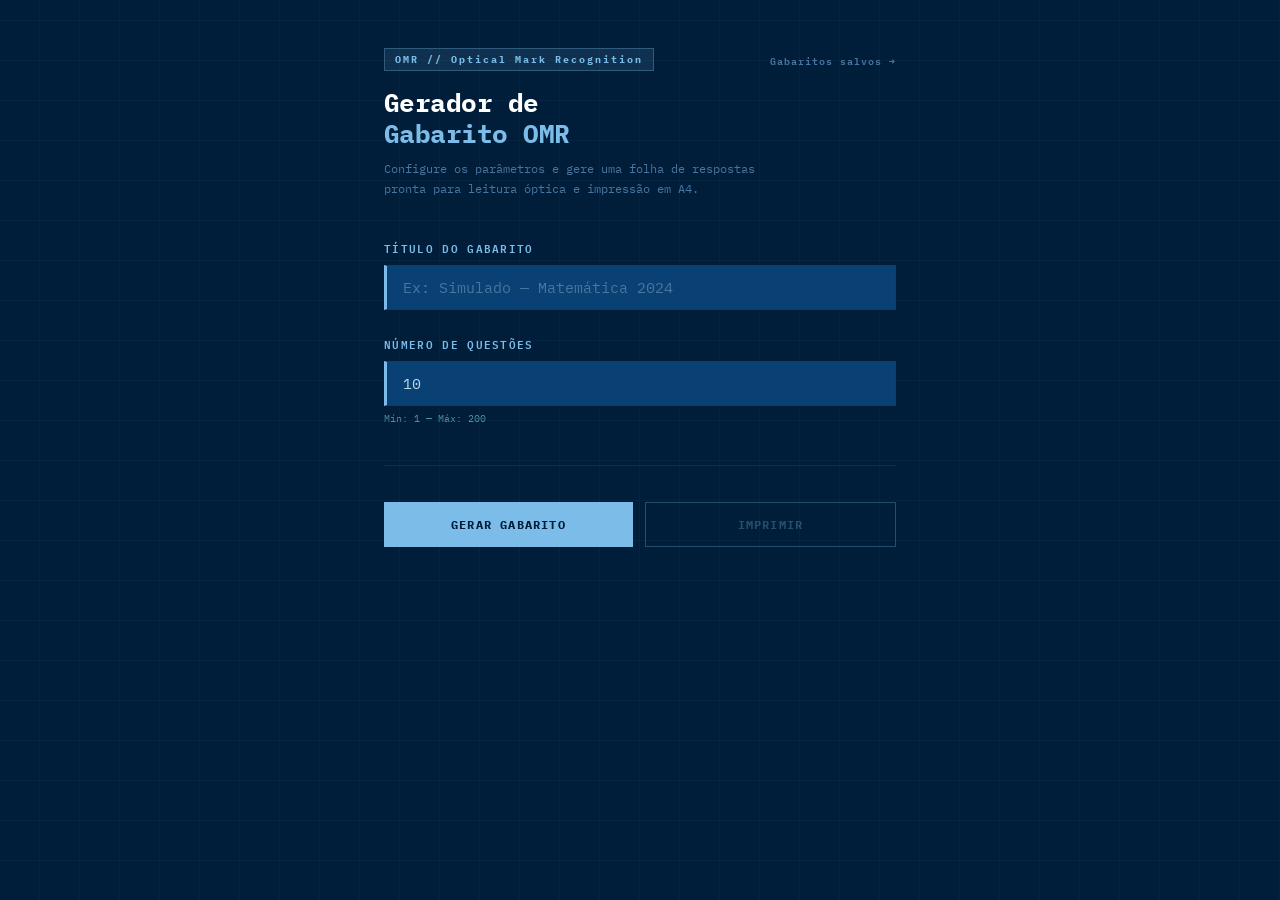
<file: index.html>
<!DOCTYPE html>
<html lang="pt-BR">
  <head>
    <meta charset="UTF-8" />
    <meta name="viewport" content="width=device-width, initial-scale=1.0" />
    <title>Gerador de Gabarito OMR</title>
    <link rel="preconnect" href="https://fonts.googleapis.com" />
    <link
      href="https://fonts.googleapis.com/css2?family=IBM+Plex+Mono:wght@400;500;600;700&display=swap"
      rel="stylesheet"
    />
    <link rel="stylesheet" href="style.css" />
  </head>
  <body>
    <!-- ═══════════════════════════════════════════════════════════ -->
    <!--  CONTROL PANEL                                             -->
    <!-- ═══════════════════════════════════════════════════════════ -->
    <div id="control-panel">
      <div class="panel-header">
        <div class="panel-header-top">
          <div class="badge">OMR // Optical Mark Recognition</div>
          <a href="gabaritos.html" class="nav-link">Gabaritos salvos →</a>
        </div>
        <h1>Gerador de<br /><span>Gabarito OMR</span></h1>
        <p>
          Configure os parâmetros e gere uma folha de respostas<br />pronta para
          leitura óptica e impressão em A4.
        </p>
      </div>

      <div class="field-group">
        <label for="input-title">Título do Gabarito</label>
        <input
          type="text"
          id="input-title"
          placeholder="Ex: Simulado — Matemática 2024"
          maxlength="80"
        />
      </div>

      <div class="field-group">
        <label for="input-questions">Número de Questões</label>
        <input
          type="number"
          id="input-questions"
          value="10"
          min="1"
          max="200"
        />
        <div class="field-hint">Mín: 1 — Máx: 200</div>
      </div>

      <hr class="divider" />

      <div class="btn-row">
        <button class="btn btn-primary" onclick="generateSheet()">
          Gerar Gabarito
        </button>
        <button
          class="btn btn-secondary"
          id="btn-print"
          onclick="window.print()"
          disabled
        >
          Imprimir
        </button>
      </div>

      <div id="answer-key-section" style="display: none">
        <hr class="divider" />
        <div class="ak-header">
          <span class="ak-title">Gabarito</span>
          <div class="ak-header-actions">
            <button class="btn-clear-key" onclick="clearAnswerKey()">
              Limpar tudo
            </button>
            <button class="btn-save-key" onclick="saveAnswerKey()">
              Salvar
            </button>
          </div>
        </div>
        <div id="ak-save-feedback" class="ak-save-feedback" hidden></div>
        <div id="answer-key-grid"></div>
      </div>
    </div>

    <!-- ═══════════════════════════════════════════════════════════ -->
    <!--  PREVIEW                                                   -->
    <!-- ═══════════════════════════════════════════════════════════ -->
    <div id="preview-wrapper">
      <div class="preview-label">▸ preview — folha A4 (794 × 1123 px)</div>
      <div id="omr-sheet"></div>
    </div>

    <!-- ═══════════════════════════════════════════════════════════ -->
    <!--  JAVASCRIPT                                                -->
    <!-- ═══════════════════════════════════════════════════════════ -->
    <script src="script.js"></script>
  </body>
</html>
</file>
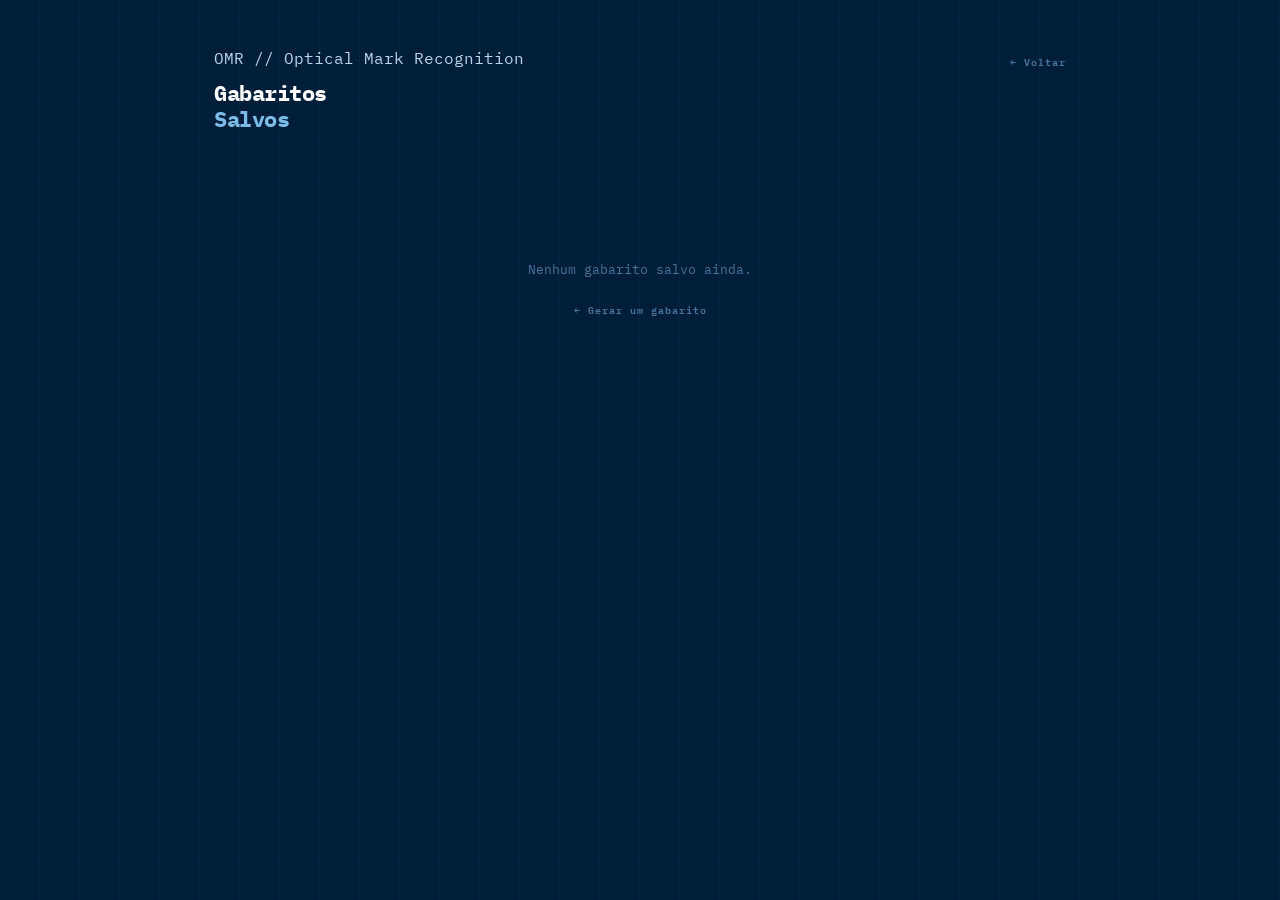
<file: gabaritos.html>
<!DOCTYPE html>
<html lang="pt-BR">
<head>
<meta charset="UTF-8">
<meta name="viewport" content="width=device-width, initial-scale=1.0">
<title>Gabaritos Salvos — OMR</title>
<link rel="preconnect" href="https://fonts.googleapis.com">
<link href="https://fonts.googleapis.com/css2?family=IBM+Plex+Mono:wght@400;500;600;700&display=swap" rel="stylesheet">
<link rel="stylesheet" href="style.css">
</head>
<body>

<div id="gabaritos-page">
  <div class="page-header">
    <div class="page-header-left">
      <div class="badge">OMR // Optical Mark Recognition</div>
      <h1>Gabaritos<br><span>Salvos</span></h1>
      <p id="page-subtitle"></p>
    </div>
    <a href="index.html" class="nav-link">← Voltar</a>
  </div>

  <div id="gabaritos-list"></div>
</div>

<!-- ─── SCANNER MODAL ──────────────────────────────────────── -->
<div id="scanner-modal" hidden>
  <div id="scanner-overlay">
    <div id="scanner-header">
      <span id="scanner-title">Corretor</span>
      <button id="btn-close-scanner" onclick="closeScanner()">×</button>
    </div>

    <div id="scanner-viewport">
      <video id="scanner-video" autoplay playsinline muted></video>
      <canvas id="scanner-canvas"></canvas>
    </div>

    <div id="scanner-status">● Iniciando...</div>

    <div id="scanner-result" hidden>
      <div id="result-score-row">
        <span id="result-score">0 / 0</span>
        <span id="result-pct">0%</span>
      </div>
      <div id="result-detail"></div>
    </div>

    <div id="scanner-actions">
      <button id="btn-capture" class="btn-scanner btn-scanner-primary" onclick="captureFrame()">Capturar</button>
      <button id="btn-new-scan" class="btn-scanner" hidden onclick="resumeScan()">Nova leitura</button>
      <button class="btn-scanner" onclick="closeScanner()">Fechar</button>
    </div>
  </div>
</div>

<script src="gabaritos.js"></script>
<script src="scanner.js"></script>
</body>
</html>
</file>
<file: style.css>
/* ─── RESET ─────────────────────────────────────────────────── */
*, *::before, *::after { box-sizing: border-box; margin: 0; padding: 0; }

/* ─── SCREEN: CONTROL PANEL ─────────────────────────────────── */
body {
  font-family: 'IBM Plex Mono', 'Courier New', monospace;
  background-color: #001D39;
  background-image:
    repeating-linear-gradient(
      0deg,
      transparent,
      transparent 39px,
      rgba(123,189,232,0.04) 39px,
      rgba(123,189,232,0.04) 40px
    ),
    repeating-linear-gradient(
      90deg,
      transparent,
      transparent 39px,
      rgba(123,189,232,0.04) 39px,
      rgba(123,189,232,0.04) 40px
    );
  min-height: 100vh;
  color: #BDD8E9;
}

#control-panel {
  max-width: 560px;
  margin: 0 auto;
  padding: 48px 24px 64px;
}

.panel-header {
  margin-bottom: 40px;
}

.panel-header-top {
  display: flex;
  align-items: center;
  justify-content: space-between;
  margin-bottom: 16px;
}

.panel-header-top .badge {
  margin-bottom: 0;
}

.nav-link {
  font-size: 10px;
  font-weight: 600;
  letter-spacing: 0.1em;
  color: #49769F;
  text-decoration: none;
  transition: color 0.15s;
}

.nav-link:hover {
  color: #7BBDE8;
}

.panel-header .badge {
  display: inline-block;
  font-size: 10px;
  font-weight: 700;
  letter-spacing: 0.2em;
  color: #7BBDE8;
  background: rgba(123,189,232,0.12);
  border: 1px solid rgba(123,189,232,0.3);
  padding: 4px 10px;
  margin-bottom: 0;
}

.panel-header h1 {
  font-size: 26px;
  font-weight: 700;
  color: #fff;
  line-height: 1.2;
  letter-spacing: -0.02em;
}

.panel-header h1 span {
  color: #7BBDE8;
}

.panel-header p {
  margin-top: 10px;
  font-size: 12px;
  color: #49769F;
  line-height: 1.6;
}

.field-group {
  margin-bottom: 24px;
}

.field-group label {
  display: block;
  font-size: 11px;
  font-weight: 600;
  letter-spacing: 0.12em;
  color: #7BBDE8;
  text-transform: uppercase;
  margin-bottom: 8px;
}

.field-group input[type="number"],
.field-group input[type="text"] {
  width: 100%;
  background: #0A4174;
  border: 1px solid #1a3a5c;
  border-left: 3px solid #7BBDE8;
  color: #BDD8E9;
  font-family: 'IBM Plex Mono', monospace;
  font-size: 15px;
  padding: 12px 16px;
  outline: none;
  transition: border-color 0.15s, background 0.15s;
}

.field-group input:focus {
  border-color: #7BBDE8;
  background: #0d3a6e;
}

.field-group input::placeholder {
  color: #49769F;
}

.field-hint {
  margin-top: 6px;
  font-size: 10px;
  color: #4E8EA2;
}

.btn-row {
  display: flex;
  gap: 12px;
  margin-top: 36px;
}

.btn {
  flex: 1;
  padding: 14px 20px;
  font-family: 'IBM Plex Mono', monospace;
  font-size: 12px;
  font-weight: 700;
  letter-spacing: 0.1em;
  text-transform: uppercase;
  cursor: pointer;
  border: none;
  transition: opacity 0.15s, transform 0.1s;
}

.btn:active { transform: scale(0.98); }

.btn-primary {
  background: #7BBDE8;
  color: #001D39;
}

.btn-primary:hover { opacity: 0.88; }

.btn-secondary {
  background: transparent;
  color: #7BBDE8;
  border: 1px solid #7BBDE8;
}

.btn-secondary:hover { background: rgba(123,189,232,0.08); }
.btn-secondary:disabled { opacity: 0.3; cursor: default; }

.divider {
  border: none;
  border-top: 1px solid #0d2d4e;
  margin: 40px 0 0;
}

/* ─── PREVIEW WRAPPER ────────────────────────────────────────── */
#preview-wrapper {
  background: #0A4174;
  border-top: 1px solid #1a3a5c;
  padding: 32px 24px 64px;
  display: none;
  overflow: hidden;
}

#preview-wrapper.visible { display: block; }

.preview-label {
  max-width: 794px;
  margin: 0 auto 20px;
  font-size: 10px;
  letter-spacing: 0.15em;
  color: #4E8EA2;
  text-transform: uppercase;
}

/* ─── OMR SHEET ──────────────────────────────────────────────── */
#omr-sheet {
  width: 794px; /* A4 at 96dpi */
  min-height: 1123px;
  background: #fff;
  color: #000;
  margin: 0 auto;
  position: relative;
  padding: 0;
  font-family: Arial, Helvetica, sans-serif;
  box-shadow: 0 4px 40px rgba(0,0,0,0.6);
}

/* Registration corner marks */
.reg-mark {
  position: absolute;
  width: 34px;
  height: 34px;
  background: #000;
  print-color-adjust: exact;
  -webkit-print-color-adjust: exact;
}
.reg-mark.tl { top: 14px; left: 14px; }
.reg-mark.tr { top: 14px; right: 14px; }
.reg-mark.bl { bottom: 14px; left: 14px; }
.reg-mark.br { bottom: 14px; right: 14px; }

/* Timing marks */
.timing-strip {
  position: absolute;
  display: flex;
  left: 50px;
  right: 50px;
  gap: 0;
  justify-content: space-between;
  align-items: center;
}
.timing-strip.top { top: 14px; }
.timing-strip.bottom { bottom: 14px; }

.tick {
  width: 8px; /* ~3mm */
  height: 8px;
  background: #000;
  flex-shrink: 0;
  print-color-adjust: exact;
  -webkit-print-color-adjust: exact;
}

/* Sheet inner content */
.sheet-inner {
  padding: 52px 42px 52px;
}

/* Header */
.sheet-header {
  border-bottom: 2px solid #000;
  padding-bottom: 14px;
  margin-bottom: 14px;
}

.sheet-title {
  font-size: 17px;
  font-weight: 900;
  text-transform: uppercase;
  letter-spacing: 0.06em;
  text-align: center;
  margin-bottom: 14px;
}

.header-fields {
  display: grid;
  grid-template-columns: 2fr 1fr 1fr;
  gap: 10px;
}

.header-field {
  display: flex;
  flex-direction: column;
  gap: 3px;
}

.header-field .field-label {
  font-size: 8px;
  font-weight: 700;
  text-transform: uppercase;
  letter-spacing: 0.1em;
}

.header-field .field-line {
  border-bottom: 1px solid #000;
  height: 18px;
}

/* Instructions */
.instructions {
  font-size: 8px;
  color: #333;
  margin-bottom: 14px;
  line-height: 1.5;
  border: 1px solid #ccc;
  padding: 6px 10px;
  background: #f9f9f9;
}

/* Question grid */
.grid-separator {
  border-top: 2px solid #000;
  margin: 12px 0 6px;
}

.question-grid {
  display: flex;
  gap: 0;
  flex-wrap: wrap;
}

.q-column {
  flex: 1;
  min-width: 0;
  border-right: 1px solid #ddd;
  padding-right: 0;
}

.q-column:last-child {
  border-right: none;
}

/* Column header with alternative labels */
.col-header {
  display: flex;
  align-items: center;
  padding: 4px 6px;
  border-bottom: 1.5px solid #000;
  margin-bottom: 2px;
}

.col-header .q-num-spacer {
  /* matches the width of the question number cell */
  flex-shrink: 0;
}

.col-header .alt-labels {
  display: flex;
  justify-content: space-around;
  flex: 1;
}

.col-header .alt-label {
  font-size: 8px;
  font-weight: 700;
  text-align: center;
  width: 18px;
}

/* Each question row */
.q-row {
  display: flex;
  align-items: center;
  padding: 1.5px 6px;
  border-bottom: 0.5px solid #eee;
}

.q-row:nth-child(even) {
  background: #f7f7f7;
}

.q-num {
  font-size: 8px;
  font-weight: 700;
  width: 22px;
  flex-shrink: 0;
  text-align: right;
  padding-right: 4px;
  color: #222;
}

.bubbles {
  display: flex;
  justify-content: space-around;
  flex: 1;
}

.bubble {
  width: 18px;
  height: 18px;
  border-radius: 50%;
  border: 1.5px solid #000;
  flex-shrink: 0;
  print-color-adjust: exact;
  -webkit-print-color-adjust: exact;
}

/* ─── MOBILE ─────────────────────────────────────────────────── */
@media screen and (max-width: 560px) {
  #control-panel {
    padding: 32px 16px;
  }

  #preview-wrapper {
    padding: 24px 12px;
  }
}

/* ─── ANSWER KEY EDITOR ──────────────────────────────────────── */
.ak-header {
  display: flex;
  align-items: center;
  justify-content: space-between;
  margin: 28px 0 14px;
}

.ak-title {
  font-size: 11px;
  font-weight: 600;
  letter-spacing: 0.12em;
  color: #7BBDE8;
  text-transform: uppercase;
}

.btn-clear-key {
  background: transparent;
  border: 1px solid #1a3a5c;
  color: #49769F;
  font-family: 'IBM Plex Mono', monospace;
  font-size: 10px;
  letter-spacing: 0.08em;
  padding: 4px 10px;
  cursor: pointer;
  transition: color 0.15s, border-color 0.15s;
}

.btn-clear-key:hover {
  color: #7BBDE8;
  border-color: #7BBDE8;
}

.ak-header-actions {
  display: flex;
  gap: 8px;
  align-items: center;
}

.btn-save-key {
  background: rgba(123, 189, 232, 0.12);
  border: 1px solid rgba(123, 189, 232, 0.35);
  color: #7BBDE8;
  font-family: 'IBM Plex Mono', monospace;
  font-size: 10px;
  font-weight: 600;
  letter-spacing: 0.08em;
  padding: 4px 12px;
  cursor: pointer;
  transition: background 0.15s, border-color 0.15s, color 0.15s;
}

.btn-save-key:hover {
  background: rgba(123, 189, 232, 0.22);
  border-color: #7BBDE8;
  color: #fff;
}

.ak-save-feedback {
  font-size: 10px;
  letter-spacing: 0.06em;
  padding: 6px 10px;
  margin-bottom: 10px;
  border-radius: 2px;
}

.ak-save-feedback--success {
  color: #5fc98a;
  background: rgba(95, 201, 138, 0.08);
  border: 1px solid rgba(95, 201, 138, 0.25);
}

.ak-save-feedback--error {
  color: #e07070;
  background: rgba(224, 112, 112, 0.08);
  border: 1px solid rgba(224, 112, 112, 0.25);
}

/* Grid: colunas de 25 questões lado a lado */
#answer-key-grid {
  display: grid;
  grid-template-columns: repeat(4, max-content);
  gap: 16px 20px;
  justify-content: center;
}

.ak-col {
  display: flex;
  flex-direction: column;
  gap: 3px;
  background: rgba(123, 189, 232, 0.04);
  border: 1px solid rgba(123, 189, 232, 0.12);
  padding: 10px 8px;
  border-radius: 2px;
}

/* Cada row: número + botões lado a lado */
.ak-row {
  display: flex;
  align-items: center;
  gap: 6px;
  padding: 5px 6px;
  background: rgba(123, 189, 232, 0.07);
  border: 1px solid rgba(123, 189, 232, 0.1);
}

.ak-q-num {
  font-size: 11px;
  font-weight: 600;
  color: #BDD8E9;
  width: 26px;
  text-align: right;
  flex-shrink: 0;
  padding-top: 2px;
}

.ak-btns {
  display: flex;
  gap: 2px;
}

.ak-btn {
  width: 28px;
  height: 22px;
  background: transparent;
  border: 1px solid #2a5a8c;
  color: #7BBDE8;
  font-family: 'IBM Plex Mono', monospace;
  font-size: 9px;
  font-weight: 700;
  cursor: pointer;
  padding: 0;
  transition: background 0.1s, color 0.1s, border-color 0.1s;
}

.ak-btn:hover {
  border-color: #7BBDE8;
  color: #fff;
  background: rgba(123, 189, 232, 0.15);
}

.ak-btn.selected {
  background: #7BBDE8;
  border-color: #7BBDE8;
  color: #001D39;
}

/* Mobile: 2 colunas em telas médias, 1 coluna em telas pequenas */
@media screen and (max-width: 760px) {
  #answer-key-grid {
    grid-template-columns: repeat(2, max-content);
  }
}

@media screen and (max-width: 420px) {
  #answer-key-grid {
    grid-template-columns: max-content;
  }
}

/* ─── SCANNER MODAL ─────────────────────────────────────────── */
.saved-card-actions {
  display: flex;
  gap: 8px;
  flex-shrink: 0;
}

.btn-correct-card {
  background: rgba(95, 201, 138, 0.08);
  border: 1px solid rgba(95, 201, 138, 0.3);
  color: #5fc98a;
  font-family: 'IBM Plex Mono', monospace;
  font-size: 10px;
  letter-spacing: 0.08em;
  padding: 4px 10px;
  cursor: pointer;
  flex-shrink: 0;
  transition: color 0.15s, border-color 0.15s, background 0.15s;
}

.btn-correct-card:hover {
  background: rgba(95, 201, 138, 0.18);
  border-color: #5fc98a;
  color: #fff;
}

#scanner-modal {
  position: fixed;
  inset: 0;
  background: rgba(0, 8, 20, 0.96);
  z-index: 1000;
  display: flex;
  align-items: center;
  justify-content: center;
  padding: 16px;
}

#scanner-modal[hidden] { display: none; }

#scanner-overlay {
  width: 100%;
  max-width: 760px;
  background: #001D39;
  border: 1px solid rgba(123, 189, 232, 0.2);
  display: flex;
  flex-direction: column;
  overflow: hidden;
}

#scanner-header {
  display: flex;
  align-items: center;
  justify-content: space-between;
  padding: 12px 16px;
  border-bottom: 1px solid rgba(123, 189, 232, 0.12);
  flex-shrink: 0;
}

#scanner-title {
  font-size: 11px;
  font-weight: 700;
  letter-spacing: 0.1em;
  color: #7BBDE8;
  text-transform: uppercase;
  white-space: nowrap;
  overflow: hidden;
  text-overflow: ellipsis;
  max-width: calc(100% - 48px);
}

#btn-close-scanner {
  background: transparent;
  border: none;
  color: #49769F;
  font-size: 22px;
  cursor: pointer;
  line-height: 1;
  padding: 0 4px;
  font-family: 'IBM Plex Mono', monospace;
  transition: color 0.15s;
  flex-shrink: 0;
}

#btn-close-scanner:hover { color: #e07070; }

#scanner-viewport {
  position: relative;
  background: #000;
  line-height: 0;
  overflow: hidden;
  max-height: 55vh;
}

#scanner-video {
  display: block;
  width: 100%;
}

#scanner-canvas {
  position: absolute;
  top: 0;
  left: 0;
  width: 100%;
  height: 100%;
  pointer-events: none;
}

#scanner-status {
  padding: 10px 16px;
  font-size: 11px;
  letter-spacing: 0.06em;
  color: #7BBDE8;
  border-bottom: 1px solid rgba(123, 189, 232, 0.08);
  flex-shrink: 0;
  min-height: 38px;
  display: flex;
  align-items: center;
}

#scanner-result {
  padding: 16px;
  border-bottom: 1px solid rgba(123, 189, 232, 0.08);
  background: rgba(123, 189, 232, 0.03);
}

#result-score-row {
  display: flex;
  align-items: baseline;
  gap: 12px;
  margin-bottom: 8px;
}

#result-score {
  font-size: 32px;
  font-weight: 700;
  color: #fff;
  letter-spacing: -0.03em;
}

#result-pct {
  font-size: 16px;
  color: #7BBDE8;
  font-weight: 600;
}

#result-detail {
  font-size: 10px;
  color: #49769F;
  letter-spacing: 0.05em;
  line-height: 2;
}

#scanner-actions {
  display: flex;
  gap: 8px;
  padding: 12px 16px;
  flex-shrink: 0;
}

.btn-scanner {
  flex: 1;
  padding: 10px 16px;
  font-family: 'IBM Plex Mono', monospace;
  font-size: 11px;
  font-weight: 600;
  letter-spacing: 0.08em;
  text-transform: uppercase;
  cursor: pointer;
  border: 1px solid rgba(123, 189, 232, 0.22);
  background: transparent;
  color: #7BBDE8;
  transition: background 0.15s, border-color 0.15s, color 0.15s;
}

.btn-scanner:hover {
  background: rgba(123, 189, 232, 0.08);
  border-color: rgba(123, 189, 232, 0.45);
}

.btn-scanner-primary {
  background: rgba(95, 201, 138, 0.1);
  border-color: rgba(95, 201, 138, 0.4);
  color: #5fc98a;
}

.btn-scanner-primary:hover {
  background: rgba(95, 201, 138, 0.22);
  border-color: #5fc98a;
  color: #fff;
}

@media (max-width: 480px) {
  #scanner-modal { padding: 0; }
  #scanner-overlay { max-width: 100%; height: 100%; border: none; }
  #scanner-viewport { max-height: 45vh; }
}

/* ─── GABARITOS PAGE ─────────────────────────────────────────── */
#gabaritos-page {
  max-width: 900px;
  margin: 0 auto;
  padding: 48px 24px 80px;
}

.page-header {
  display: flex;
  align-items: flex-start;
  justify-content: space-between;
  margin-bottom: 40px;
  gap: 16px;
}

.page-header .nav-link { margin-top: 4px; }

.page-header-left h1 {
  font-size: 22px;
  font-weight: 700;
  color: #fff;
  line-height: 1.2;
  letter-spacing: -0.02em;
  margin-top: 12px;
}

.page-header-left h1 span {
  color: #7BBDE8;
}

.page-header-left p {
  margin-top: 8px;
  font-size: 11px;
  color: #49769F;
}

.empty-state {
  text-align: center;
  padding: 80px 24px;
  color: #49769F;
}

.empty-state p {
  font-size: 13px;
  margin-bottom: 20px;
}

/* ─── SAVED KEY CARD ─── */
.saved-card {
  background: rgba(123, 189, 232, 0.03);
  border: 1px solid rgba(123, 189, 232, 0.14);
  border-radius: 3px;
  margin-bottom: 20px;
  overflow: hidden;
}

.saved-card-header {
  display: flex;
  align-items: center;
  justify-content: space-between;
  gap: 12px;
  padding: 14px 16px 12px;
  border-bottom: 1px solid rgba(123, 189, 232, 0.1);
}

.saved-card-info {
  display: flex;
  flex-direction: column;
  gap: 4px;
}

.saved-card-name {
  font-size: 14px;
  font-weight: 700;
  color: #fff;
  letter-spacing: -0.01em;
}

.saved-card-meta {
  font-size: 10px;
  color: #49769F;
  letter-spacing: 0.06em;
}

.btn-delete-card {
  background: transparent;
  border: 1px solid #1a3a5c;
  color: #49769F;
  font-family: 'IBM Plex Mono', monospace;
  font-size: 10px;
  letter-spacing: 0.08em;
  padding: 4px 10px;
  cursor: pointer;
  flex-shrink: 0;
  transition: color 0.15s, border-color 0.15s;
}

.btn-delete-card:hover {
  color: #e07070;
  border-color: #e07070;
}

/* ─── ANSWER GRID (read-only) ─── */
.saved-card-grid {
  display: grid;
  grid-template-columns: repeat(4, max-content);
  gap: 12px 16px;
  justify-content: center;
  padding: 16px;
}

.saved-ak-col {
  display: flex;
  flex-direction: column;
  gap: 2px;
}

.saved-ak-row {
  display: flex;
  align-items: center;
  gap: 8px;
  padding: 3px 6px;
  background: rgba(123, 189, 232, 0.05);
  border: 1px solid rgba(123, 189, 232, 0.09);
}

.saved-q-num {
  font-size: 10px;
  color: #49769F;
  width: 24px;
  text-align: right;
  flex-shrink: 0;
}

.saved-q-ans {
  font-size: 11px;
  font-weight: 700;
  color: #7BBDE8;
  width: 14px;
  text-align: center;
}

@media screen and (max-width: 760px) {
  .saved-card-grid {
    grid-template-columns: repeat(2, max-content);
  }
}

@media screen and (max-width: 420px) {
  .saved-card-grid {
    grid-template-columns: max-content;
  }
}

/* ─── PRINT STYLES ───────────────────────────────────────────── */
@media print {
  body {
    background: none !important;
    background-image: none !important;
  }

  #control-panel,
  #preview-wrapper > .preview-label {
    display: none !important;
  }

  #preview-wrapper {
    display: block !important;
    background: none !important;
    border: none !important;
    padding: 0 !important;
  }

  #omr-sheet {
    width: 100%;
    min-height: 297mm;   /* garante que BL/BR fiquem no fundo da página A4 */
    box-shadow: none;
    margin: 0;
    transform: none !important;
    margin-left: auto !important;
    print-color-adjust: exact;
    -webkit-print-color-adjust: exact;
  }

  @page {
    size: A4;
    margin: 0;
  }

  .reg-mark,
  .tick,
  .bubble {
    print-color-adjust: exact;
    -webkit-print-color-adjust: exact;
  }

  .q-row:nth-child(even) {
    background: #f7f7f7 !important;
    print-color-adjust: exact;
    -webkit-print-color-adjust: exact;
  }

  .instructions {
    background: #f9f9f9 !important;
    print-color-adjust: exact;
    -webkit-print-color-adjust: exact;
  }

  /* Compact layout for sheets with 101–200 questions */
  #omr-sheet.two-block .bubble {
    width: 14px;
    height: 14px;
  }

  #omr-sheet.two-block .q-row {
    padding-top: 0.5px;
    padding-bottom: 0.5px;
  }

  #omr-sheet.two-block .sheet-inner {
    padding-top: 36px;
    padding-bottom: 36px;
  }
}
</file>
